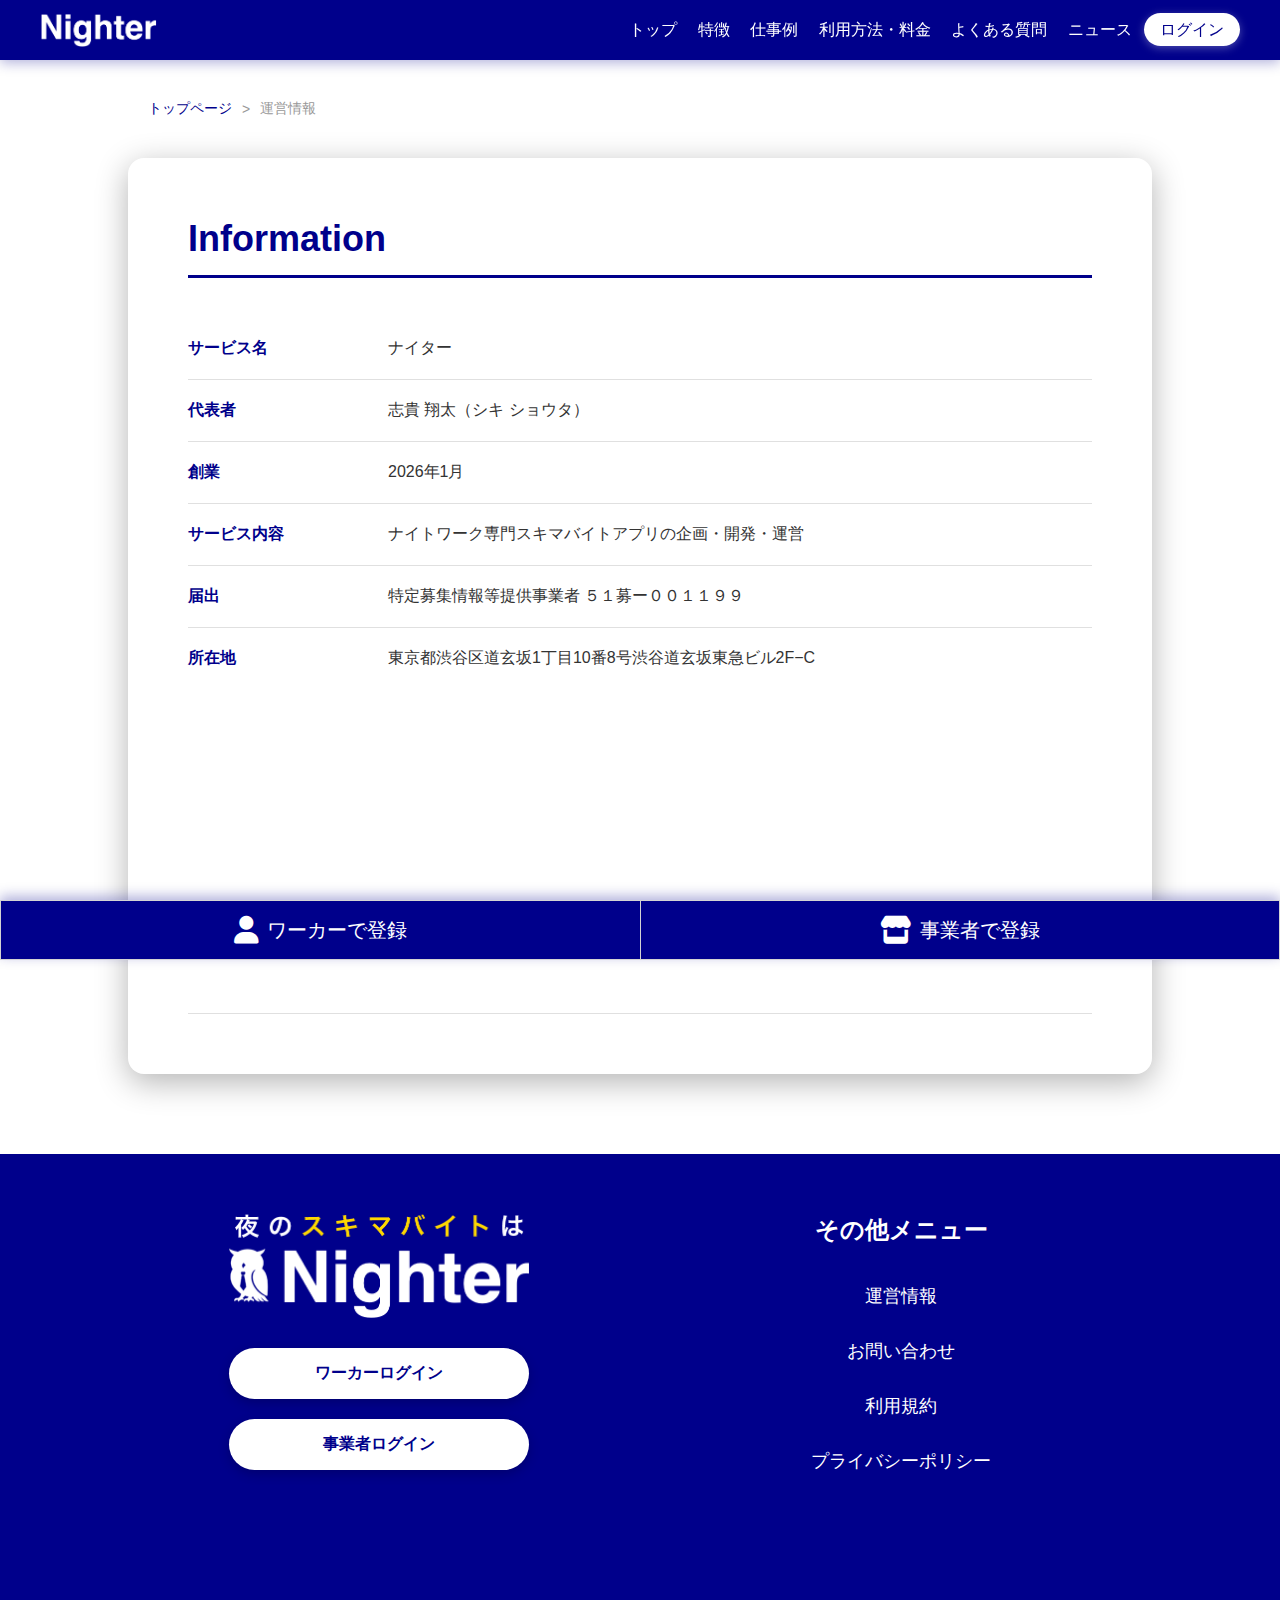
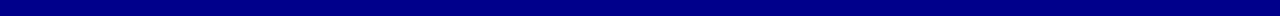
<file: info.html>
<!DOCTYPE html>
<html lang="ja">
<head>
    <meta charset="UTF-8">
    <meta name="viewport" content="width=device-width, initial-scale=1.0">
    <link rel="stylesheet" href="./css/styles.css">
    <link rel="stylesheet" href="https://cdnjs.cloudflare.com/ajax/libs/font-awesome/6.5.1/css/all.min.css">
    <link rel="preconnect" href="https://fonts.googleapis.com">
    <link rel="preconnect" href="https://fonts.gstatic.com" crossorigin>
    <link href="https://fonts.googleapis.com/css2?family=Yusei+Magic&display=swap" rel="stylesheet">
    <link rel="shortcut icon" href="img/nighter/icon.png" type="image/x-icon">
    <link rel="apple-touch-icon" href="img/nighter/icon.png" sizes="180x180">
    <link rel="icon" type="image/png" href="img/nighter/icon.png" sizes="192x192">
    <script src="./js/scripts.js"></script>
    <title>ナイター｜運営情報</title>
</head>
<body class="subpage">
    <div class="floatingMenu">
        <a href="https://night-er.com/signup?type=worker" target="_blank">
            <i class="fa-solid fa-user"></i>
            <span>ワーカーで登録</span>
        </a>
        <a href="https://night-er.com/signup?type=employer" target="_blank">
            <i class="fa-solid fa-store"></i>
            <span>事業者で登録</span>
        </a>
    </div>
    <header>
        <div class="headerContents">
            <a href="/">
                <img src="./img/nighter/header-logo.png" alt="Nighter" class="header-logo">
            </a>
            <button class="hamburger" id="hamburger">
                <span></span>
                <span></span>
                <span></span>
            </button>
            <nav id="nav-menu">
                <a href="https://about.night-er.com/#top" class="nav-item current">トップ</a>
                <a href="https://about.night-er.com/#features" class="nav-item">特徴</a>
                <a href="https://about.night-er.com/#examples" class="nav-item">仕事例</a>
                <a href="https://about.night-er.com/#howto" class="nav-item">利用方法・料金</a>
                <a href="https://about.night-er.com/#faq" class="nav-item">よくある質問</a>
                <a href="https://about.night-er.com/#news" class="nav-item">ニュース</a>
                <a href="https://night-er.com/login" class="login" target="_blank">ログイン</a>
            </nav>
        </div>
    </header>
    <main>
        <nav class="breadcrumb">
            <a href="/">トップページ</a>
            <span>&gt;</span>
            <span>運営情報</span>
        </nav>
        <section id="info">
            <div class="infoContents">
                <h1 class="page-title">Information</h1>
                <dl>
                    <dt>サービス名</dt>
                    <dd>ナイター</dd>
                </dl>
                <dl>
                    <dt>代表者</dt>
                    <dd>志貴 翔太（シキ ショウタ）</dd>
                </dl>
                <dl>
                    <dt>創業</dt>
                    <dd>2026年1月</dd>
                </dl>
                <dl>
                    <dt>サービス内容</dt>
                    <dd>ナイトワーク専門スキマバイトアプリの企画・開発・運営</dd>
                </dl>
                <dl>
                    <dt>届出</dt>
                    <dd>特定募集情報等提供事業者 ５１募ー００１１９９</dd>
                </dl>
                <dl>
                    <dt>所在地</dt>
                    <dd>
                        <p>東京都渋谷区道玄坂1丁目10番8号渋谷道玄坂東急ビル2F−C</p>
                        <div class="googleMap"><iframe src="https://www.google.com/maps/embed?pb=!1m23!1m12!1m3!1d6483.6088326396975!2d139.6979810950932!3d35.657190091822876!2m3!1f0!2f0!3f0!3m2!1i1024!2i768!4f13.1!4m8!3e6!4m0!4m5!1s0x60188b4de3e4248f%3A0xe25592fb637323f8!2z44CSMTUwLTAwNDMg5p2x5Lqs6YO95riL6LC35Yy66YGT546E5Z2C77yR5LiB55uu77yR77yQ4oiS77yYIOa4i-iwt-mBk-eOhOWdguadseaApeODk-ODqw!3m2!1d35.6569392!2d139.6985641!5e0!3m2!1sja!2sjp!4v1726848188886!5m2!1sja!2sjp" width="600" height="450" style="border:0;" allowfullscreen="" loading="lazy" referrerpolicy="no-referrer-when-downgrade"></iframe></div>
                    </dd>
                </dl>
            </div>
        </section>
    </main>
    <footer>
        <div class="footerContents">
            <div class="footerLeft">
                <div class="footer-logo-placeholder">
                    <img src="img/nighter/footer-logo.png" alt="Nighter">
                </div>
                <a href="https://night-er.com/workers/login" target="_blank">ワーカーログイン</a>
                <a href="https://night-er.com/employers/login" target="_blank">事業者ログイン</a>
            </div>
            <div class="footerRight">
                <h2>その他メニュー</h2>
                <nav>
                    <a href="https://about.night-er.com/info">運営情報</a>
                    <a href="https://about.night-er.com/contact">お問い合わせ</a>
                    <a href="https://about.night-er.com/terms">利用規約</a>
                    <a href="https://about.night-er.com/privacy">プライバシーポリシー</a>
                </nav>
            </div>
        </div>
    </footer>
</body>
</html>
</file>
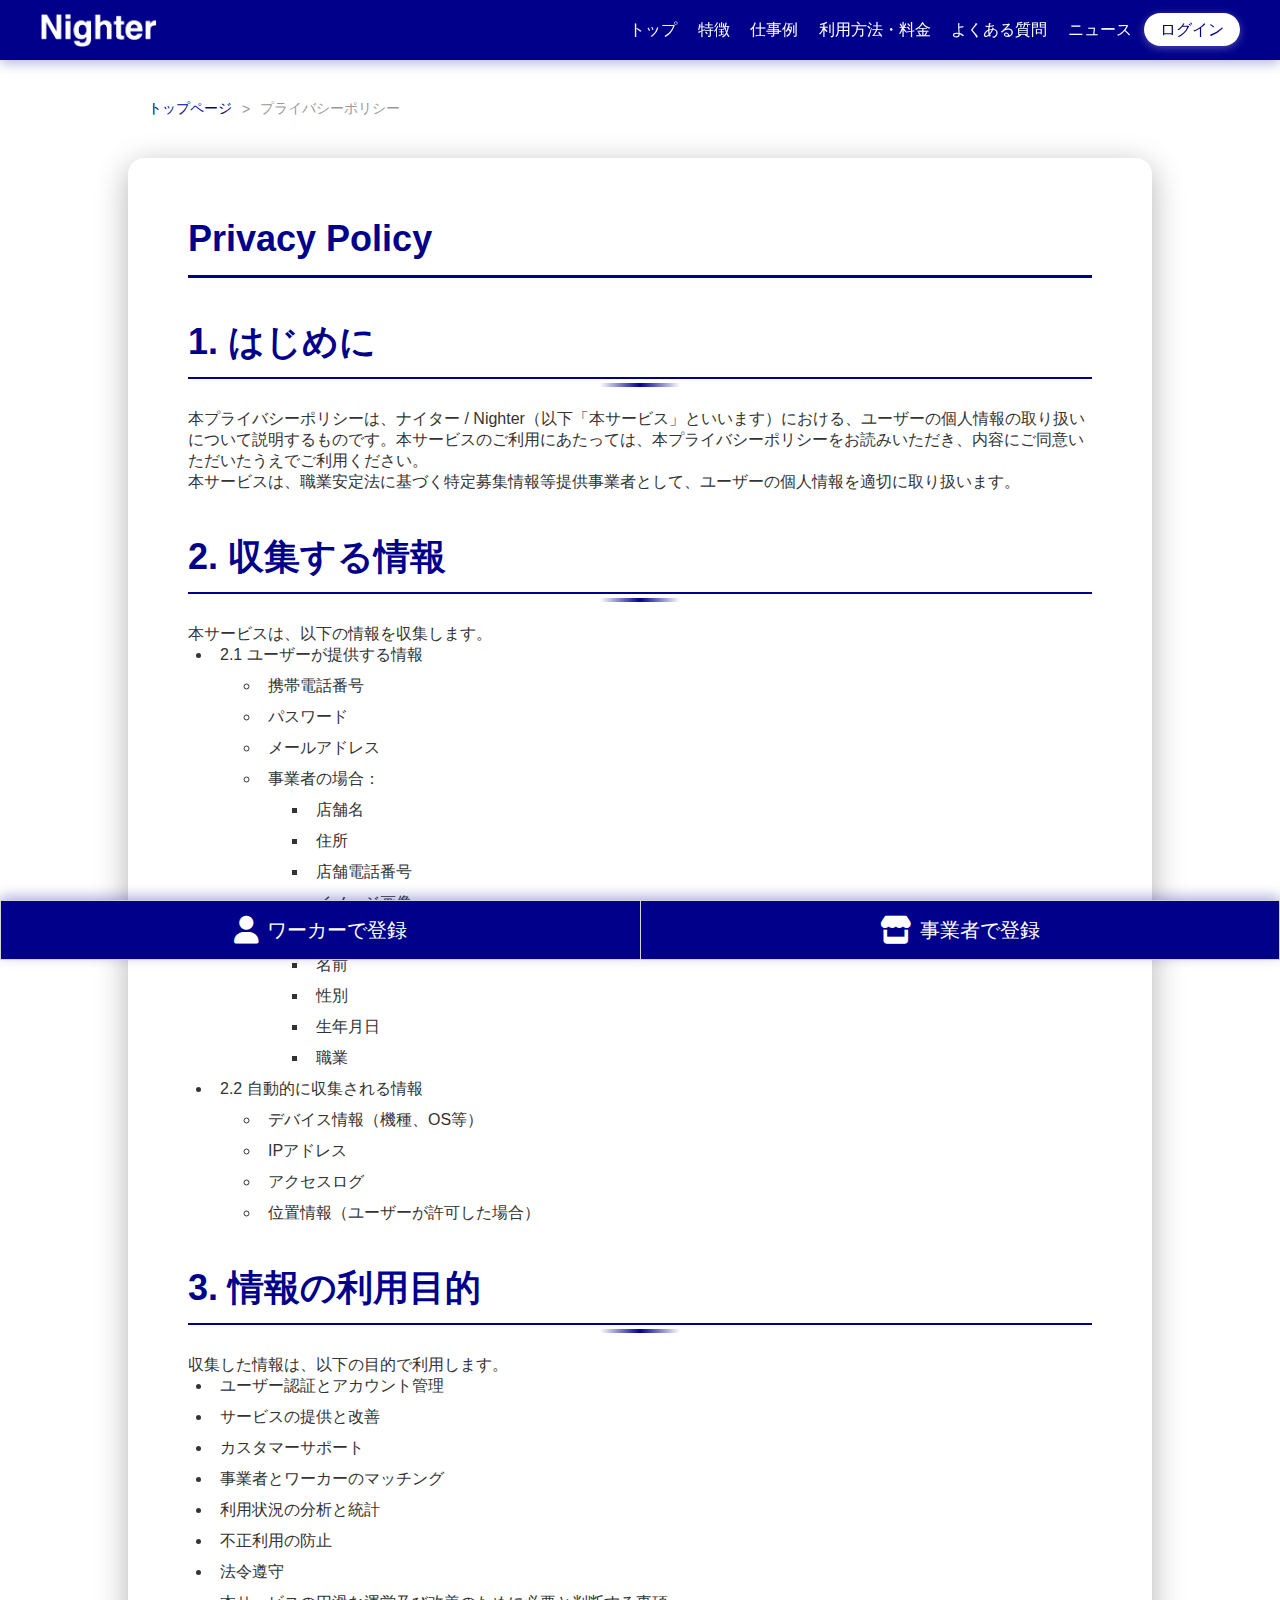
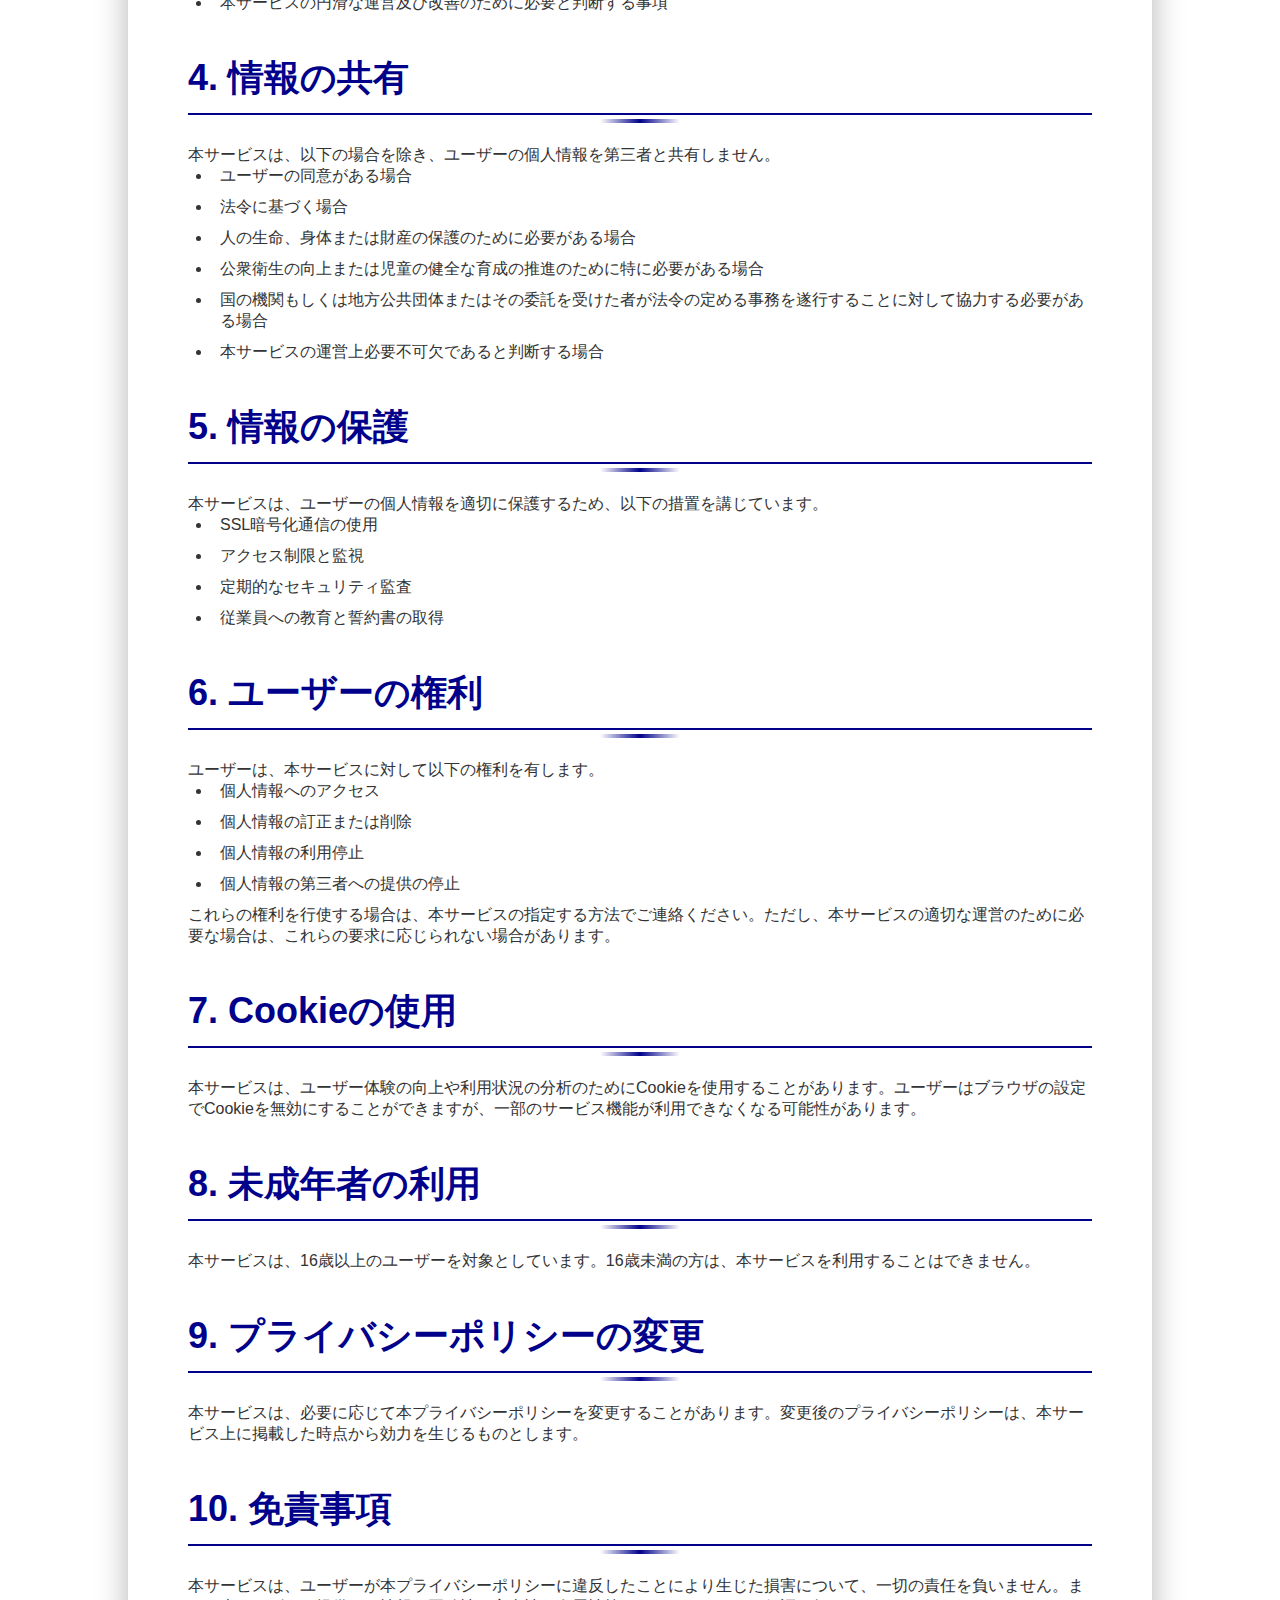
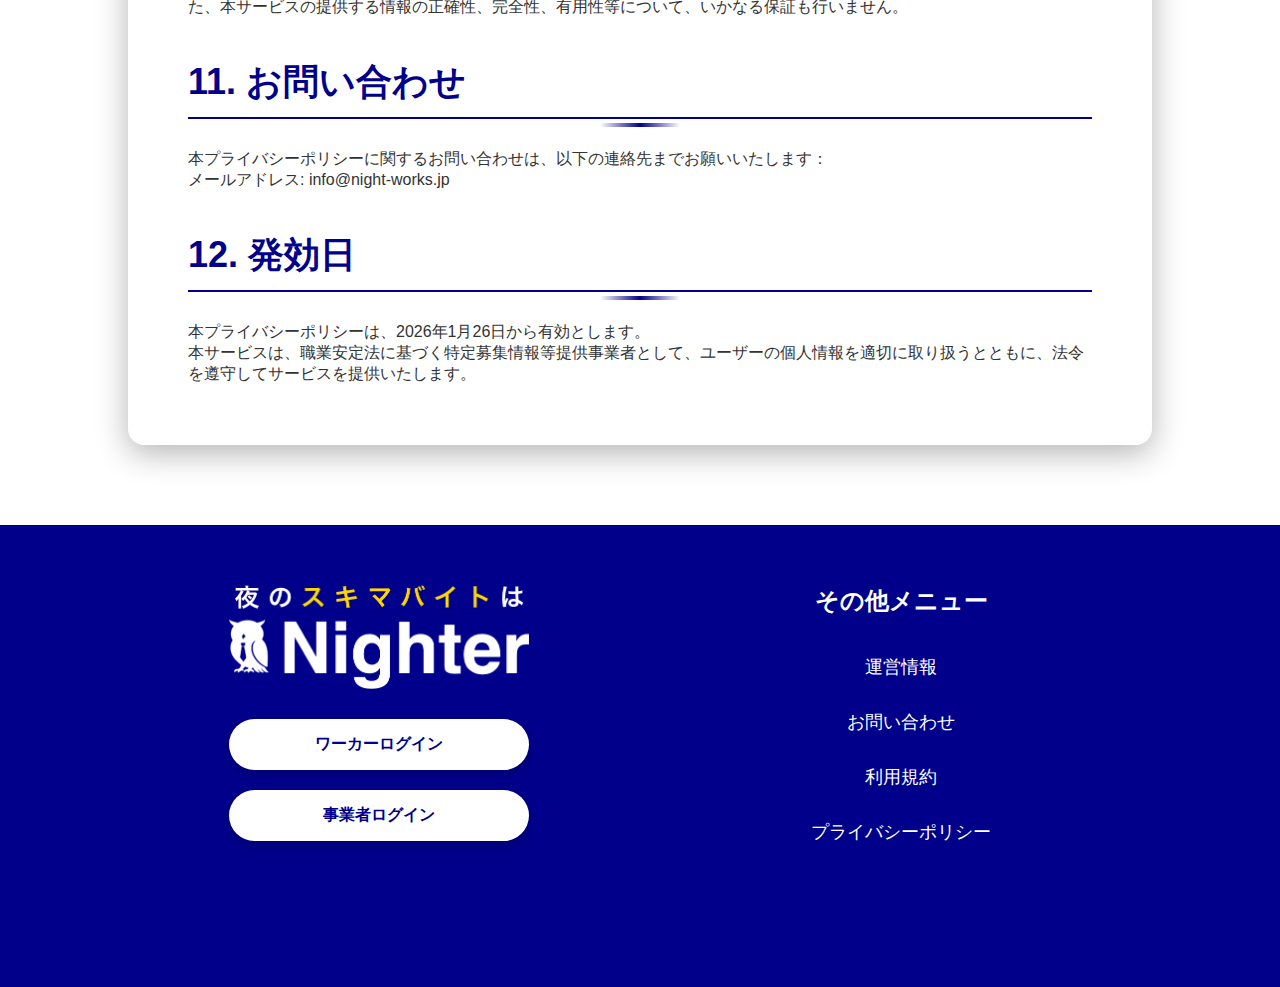
<file: privacy.html>
<!DOCTYPE html>
<html lang="ja">
<head>
    <meta charset="UTF-8">
    <meta name="viewport" content="width=device-width, initial-scale=1.0">
    <link rel="stylesheet" href="./css/styles.css">
    <link rel="stylesheet" href="https://cdnjs.cloudflare.com/ajax/libs/font-awesome/6.5.1/css/all.min.css">
    <link rel="preconnect" href="https://fonts.googleapis.com">
    <link rel="preconnect" href="https://fonts.gstatic.com" crossorigin>
    <link href="https://fonts.googleapis.com/css2?family=Yusei+Magic&display=swap" rel="stylesheet">
    <link rel="shortcut icon" href="img/nighter/icon.png" type="image/x-icon">
    <link rel="apple-touch-icon" href="img/nighter/icon.png" sizes="180x180">
    <link rel="icon" type="image/png" href="img/nighter/icon.png" sizes="192x192">
    <script src="./js/scripts.js"></script>
    <title>ナイター｜プライバシーポリシー</title>
</head>
<body class="subpage">
    <div class="floatingMenu">
        <a href="https://night-works.jp/signup?type=worker" target="_blank">
            <i class="fa-solid fa-user"></i>
            <span>ワーカーで登録</span>
        </a>
        <a href="https://night-works.jp/signup?type=employer" target="_blank">
            <i class="fa-solid fa-store"></i>
            <span>事業者で登録</span>
        </a>
    </div>
    <header>
        <div class="headerContents">
            <a href="/">
                <img src="./img/nighter/header-logo.png" alt="Nighter" class="header-logo">
            </a>
            <button class="hamburger" id="hamburger">
                <span></span>
                <span></span>
                <span></span>
            </button>
            <nav id="nav-menu">
                <a href="https://about.night-works.jp/#top" class="nav-item current">トップ</a>
                <a href="https://about.night-works.jp/#features" class="nav-item">特徴</a>
                <a href="https://about.night-works.jp/#examples" class="nav-item">仕事例</a>
                <a href="https://about.night-works.jp/#howto" class="nav-item">利用方法・料金</a>
                <a href="https://about.night-works.jp/#faq" class="nav-item">よくある質問</a>
                <a href="https://about.night-works.jp/#news" class="nav-item">ニュース</a>
                <a href="https://night-works.jp/login" class="login" target="_blank">ログイン</a>
            </nav>
        </div>
    </header>
    <main>
        <nav class="breadcrumb">
            <a href="/">トップページ</a>
            <span>&gt;</span>
            <span>プライバシーポリシー</span>
        </nav>
        <section id="privacy">
            <div class="privacyContents">
                <h1 class="page-title">Privacy Policy</h1>
                <h2>1. はじめに</h2>
                <p>本プライバシーポリシーは、ナイター / Nighter（以下「本サービス」といいます）における、ユーザーの個人情報の取り扱いについて説明するものです。本サービスのご利用にあたっては、本プライバシーポリシーをお読みいただき、内容にご同意いただいたうえでご利用ください。</p>
                <p class="emphasis">本サービスは、職業安定法に基づく特定募集情報等提供事業者として、ユーザーの個人情報を適切に取り扱います。</p>

                <h2>2. 収集する情報</h2>
                <p>本サービスは、以下の情報を収集します。</p>
                <ul>
                    <li>2.1 ユーザーが提供する情報
                        <ul>
                            <li>携帯電話番号</li>
                            <li>パスワード</li>
                            <li>メールアドレス</li>
                            <li>事業者の場合：
                                <ul>
                                    <li>店舗名</li>
                                    <li>住所</li>
                                    <li>店舗電話番号</li>
                                    <li>イメージ画像</li>
                                </ul>
                            </li>
                            <li>ワーカーの場合：
                                <ul>
                                    <li>名前</li>
                                    <li>性別</li>
                                    <li>生年月日</li>
                                    <li>職業</li>
                                </ul>
                            </li>
                        </ul>
                    </li>
                    <li>2.2 自動的に収集される情報
                        <ul>
                            <li>デバイス情報（機種、OS等）</li>
                            <li>IPアドレス</li>
                            <li>アクセスログ</li>
                            <li>位置情報（ユーザーが許可した場合）</li>
                        </ul>
                    </li>
                </ul>

                <h2>3. 情報の利用目的</h2>
                <p>収集した情報は、以下の目的で利用します。</p>
                <ul>
                    <li>ユーザー認証とアカウント管理</li>
                    <li>サービスの提供と改善</li>
                    <li>カスタマーサポート</li>
                    <li>事業者とワーカーのマッチング</li>
                    <li>利用状況の分析と統計</li>
                    <li>不正利用の防止</li>
                    <li>法令遵守</li>
                    <li>本サービスの円滑な運営及び改善のために必要と判断する事項</li>
                </ul>

                <h2>4. 情報の共有</h2>
                <p>本サービスは、以下の場合を除き、ユーザーの個人情報を第三者と共有しません。</p>
                <ul>
                    <li>ユーザーの同意がある場合</li>
                    <li>法令に基づく場合</li>
                    <li>人の生命、身体または財産の保護のために必要がある場合</li>
                    <li>公衆衛生の向上または児童の健全な育成の推進のために特に必要がある場合</li>
                    <li>国の機関もしくは地方公共団体またはその委託を受けた者が法令の定める事務を遂行することに対して協力する必要がある場合</li>
                    <li>本サービスの運営上必要不可欠であると判断する場合</li>
                </ul>

                <h2>5. 情報の保護</h2>
                <p>本サービスは、ユーザーの個人情報を適切に保護するため、以下の措置を講じています。</p>
                <ul>
                    <li>SSL暗号化通信の使用</li>
                    <li>アクセス制限と監視</li>
                    <li>定期的なセキュリティ監査</li>
                    <li>従業員への教育と誓約書の取得</li>
                </ul>

                <h2>6. ユーザーの権利</h2>
                <p>ユーザーは、本サービスに対して以下の権利を有します。</p>
                <ul>
                    <li>個人情報へのアクセス</li>
                    <li>個人情報の訂正または削除</li>
                    <li>個人情報の利用停止</li>
                    <li>個人情報の第三者への提供の停止</li>
                </ul>
                <p>これらの権利を行使する場合は、本サービスの指定する方法でご連絡ください。ただし、本サービスの適切な運営のために必要な場合は、これらの要求に応じられない場合があります。</p>

                <h2>7. Cookieの使用</h2>
                <p>本サービスは、ユーザー体験の向上や利用状況の分析のためにCookieを使用することがあります。ユーザーはブラウザの設定でCookieを無効にすることができますが、一部のサービス機能が利用できなくなる可能性があります。</p>

                <h2>8. 未成年者の利用</h2>
                <p>本サービスは、16歳以上のユーザーを対象としています。16歳未満の方は、本サービスを利用することはできません。</p>

                <h2>9. プライバシーポリシーの変更</h2>
                <p>本サービスは、必要に応じて本プライバシーポリシーを変更することがあります。変更後のプライバシーポリシーは、本サービス上に掲載した時点から効力を生じるものとします。</p>

                <h2>10. 免責事項</h2>
                <p>本サービスは、ユーザーが本プライバシーポリシーに違反したことにより生じた損害について、一切の責任を負いません。また、本サービスの提供する情報の正確性、完全性、有用性等について、いかなる保証も行いません。</p>

                <h2>11. お問い合わせ</h2>
                <p>本プライバシーポリシーに関するお問い合わせは、以下の連絡先までお願いいたします：</p>
                <p>メールアドレス: info@night-works.jp</p>

                <h2>12. 発効日</h2>
                <p>本プライバシーポリシーは、2026年1月26日から有効とします。</p>

                <p>本サービスは、職業安定法に基づく特定募集情報等提供事業者として、ユーザーの個人情報を適切に取り扱うとともに、法令を遵守してサービスを提供いたします。</p>
            </div>
        </section>
    </main>
    <footer>
        <div class="footerContents">
            <div class="footerLeft">
                <div class="footer-logo-placeholder">
                    <img src="img/nighter/footer-logo.png" alt="Nighter">
                </div>
                <a href="https://night-works.jp/workers/login" target="_blank">ワーカーログイン</a>
                <a href="https://night-works.jp/employers/login" target="_blank">事業者ログイン</a>
            </div>
            <div class="footerRight">
                <h2>その他メニュー</h2>
                <nav>
                    <a href="https://about.night-works.jp/info">運営情報</a>
                    <a href="https://about.night-works.jp/contact">お問い合わせ</a>
                    <a href="https://about.night-works.jp/terms">利用規約</a>
                    <a href="https://about.night-works.jp/privacy">プライバシーポリシー</a>
                </nav>
            </div>
        </div>
    </footer>
</body>
</html>
</file>
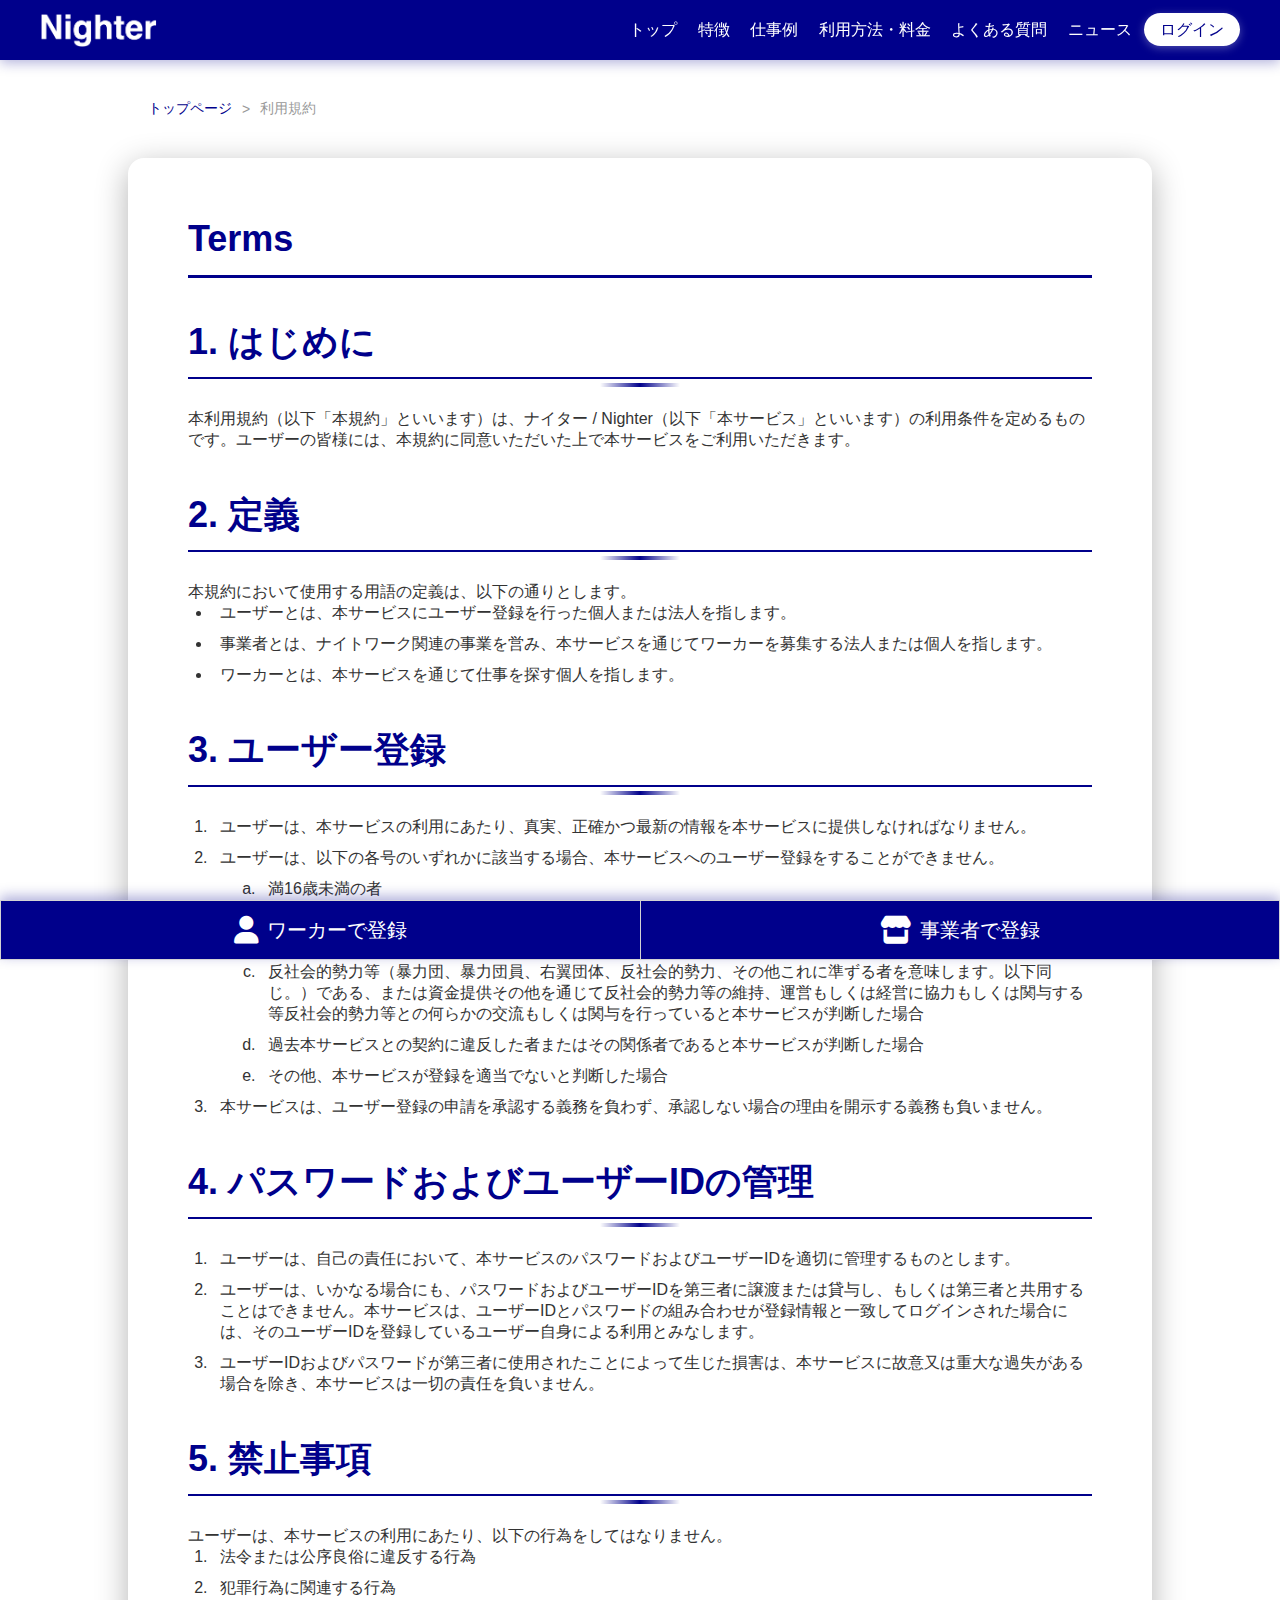
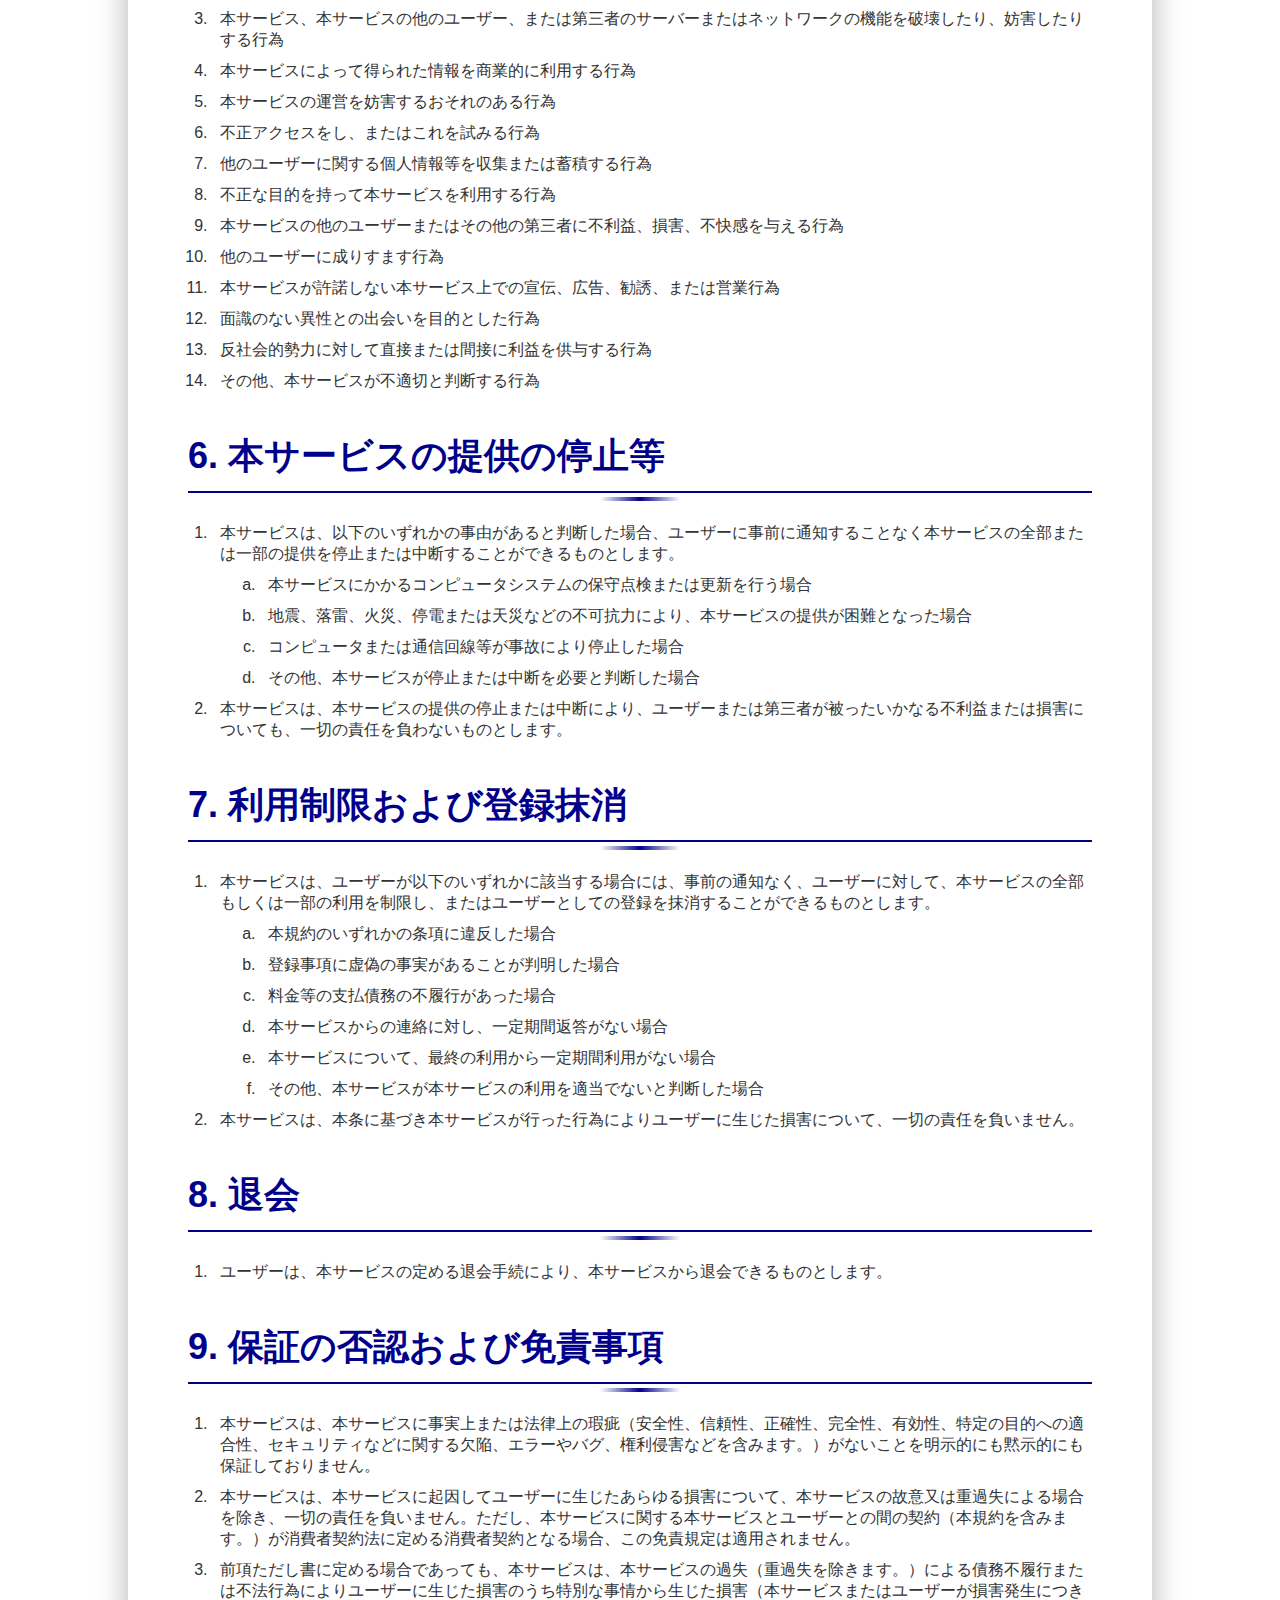
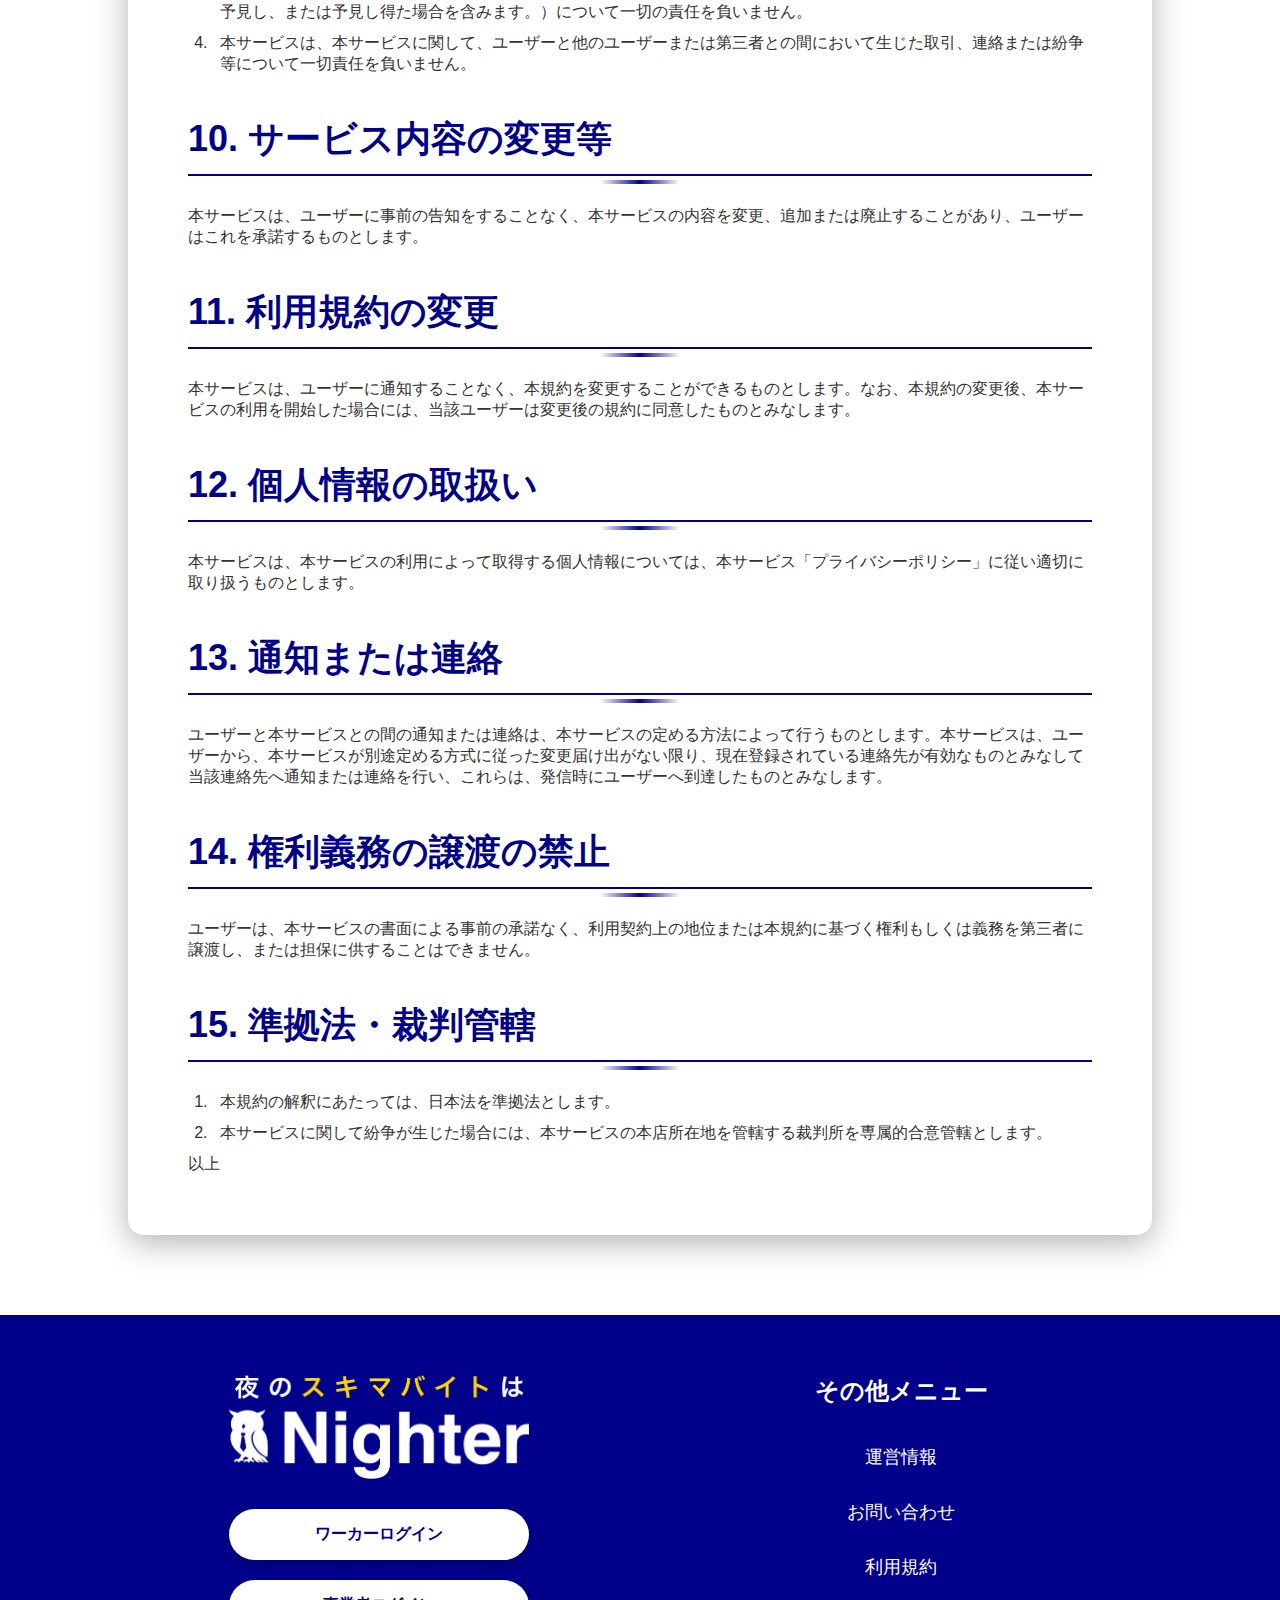
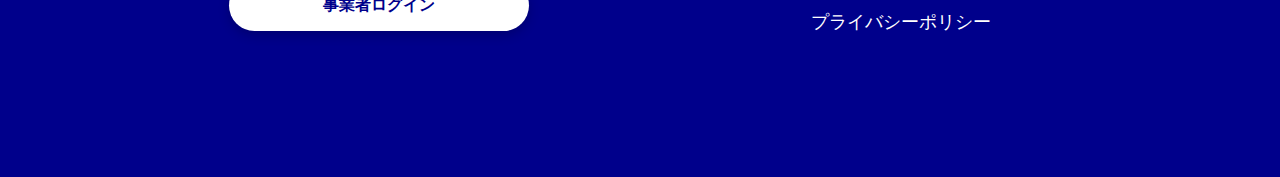
<file: terms.html>
<!DOCTYPE html>
<html lang="ja">
<head>
    <meta charset="UTF-8">
    <meta name="viewport" content="width=device-width, initial-scale=1.0">
    <link rel="stylesheet" href="./css/styles.css">
    <link rel="stylesheet" href="https://cdnjs.cloudflare.com/ajax/libs/font-awesome/6.5.1/css/all.min.css">
    <link rel="preconnect" href="https://fonts.googleapis.com">
    <link rel="preconnect" href="https://fonts.gstatic.com" crossorigin>
    <link href="https://fonts.googleapis.com/css2?family=Yusei+Magic&display=swap" rel="stylesheet">
    <link rel="shortcut icon" href="img/nighter/icon.png" type="image/x-icon">
    <link rel="apple-touch-icon" href="img/nighter/icon.png" sizes="180x180">
    <link rel="icon" type="image/png" href="img/nighter/icon.png" sizes="192x192">
    <script src="./js/scripts.js"></script>
    <title>ナイター｜利用規約</title>
</head>
<body class="subpage">
    <div class="floatingMenu">
        <a href="https://night-works.jp/signup?type=worker" target="_blank">
            <i class="fa-solid fa-user"></i>
            <span>ワーカーで登録</span>
        </a>
        <a href="https://night-works.jp/signup?type=employer" target="_blank">
            <i class="fa-solid fa-store"></i>
            <span>事業者で登録</span>
        </a>
    </div>
    <header>
        <div class="headerContents">
            <a href="/">
                <img src="./img/nighter/header-logo.png" alt="Nighter" class="header-logo">
            </a>
            <button class="hamburger" id="hamburger">
                <span></span>
                <span></span>
                <span></span>
            </button>
            <nav id="nav-menu">
                <a href="https://about.night-works.jp/#top" class="nav-item current">トップ</a>
                <a href="https://about.night-works.jp/#features" class="nav-item">特徴</a>
                <a href="https://about.night-works.jp/#examples" class="nav-item">仕事例</a>
                <a href="https://about.night-works.jp/#howto" class="nav-item">利用方法・料金</a>
                <a href="https://about.night-works.jp/#faq" class="nav-item">よくある質問</a>
                <a href="https://about.night-works.jp/#news" class="nav-item">ニュース</a>
                <a href="https://night-works.jp/login" class="login" target="_blank">ログイン</a>
            </nav>
        </div>
    </header>
    <main>
        <nav class="breadcrumb">
            <a href="/">トップページ</a>
            <span>&gt;</span>
            <span>利用規約</span>
        </nav>
        <section id="terms">
            <div class="termsContents">
                <h1 class="page-title">Terms</h1>
                <h2>1. はじめに</h2>
                <p>本利用規約（以下「本規約」といいます）は、ナイター / Nighter（以下「本サービス」といいます）の利用条件を定めるものです。ユーザーの皆様には、本規約に同意いただいた上で本サービスをご利用いただきます。</p>
                
                <h2>2. 定義</h2>
                <p>本規約において使用する用語の定義は、以下の通りとします。</p>
                <ul>
                    <li>ユーザーとは、本サービスにユーザー登録を行った個人または法人を指します。</li>
                    <li>事業者とは、ナイトワーク関連の事業を営み、本サービスを通じてワーカーを募集する法人または個人を指します。</li>
                    <li>ワーカーとは、本サービスを通じて仕事を探す個人を指します。</li>
                </ul>

                <h2>3. ユーザー登録</h2>
                <ol>
                    <li>ユーザーは、本サービスの利用にあたり、真実、正確かつ最新の情報を本サービスに提供しなければなりません。</li>
                    <li>ユーザーは、以下の各号のいずれかに該当する場合、本サービスへのユーザー登録をすることができません。
                        <ol type="a">
                            <li>満16歳未満の者</li>
                            <li>成年被後見人、被保佐人または被補助人のいずれかであり、法定代理人、後見人、保佐人または補助人の同意等を得ていない場合</li>
                            <li>反社会的勢力等（暴力団、暴力団員、右翼団体、反社会的勢力、その他これに準ずる者を意味します。以下同じ。）である、または資金提供その他を通じて反社会的勢力等の維持、運営もしくは経営に協力もしくは関与する等反社会的勢力等との何らかの交流もしくは関与を行っていると本サービスが判断した場合</li>
                            <li>過去本サービスとの契約に違反した者またはその関係者であると本サービスが判断した場合</li>
                            <li>その他、本サービスが登録を適当でないと判断した場合</li>
                        </ol>
                    </li>
                    <li>本サービスは、ユーザー登録の申請を承認する義務を負わず、承認しない場合の理由を開示する義務も負いません。</li>
                </ol>

                <h2>4. パスワードおよびユーザーIDの管理</h2>
                <ol>
                    <li>ユーザーは、自己の責任において、本サービスのパスワードおよびユーザーIDを適切に管理するものとします。</li>
                    <li>ユーザーは、いかなる場合にも、パスワードおよびユーザーIDを第三者に譲渡または貸与し、もしくは第三者と共用することはできません。本サービスは、ユーザーIDとパスワードの組み合わせが登録情報と一致してログインされた場合には、そのユーザーIDを登録しているユーザー自身による利用とみなします。</li>
                    <li>ユーザーIDおよびパスワードが第三者に使用されたことによって生じた損害は、本サービスに故意又は重大な過失がある場合を除き、本サービスは一切の責任を負いません。</li>
                </ol>

                <h2>5. 禁止事項</h2>
                <p>ユーザーは、本サービスの利用にあたり、以下の行為をしてはなりません。</p>
                <ol>
                    <li>法令または公序良俗に違反する行為</li>
                    <li>犯罪行為に関連する行為</li>
                    <li>本サービス、本サービスの他のユーザー、または第三者のサーバーまたはネットワークの機能を破壊したり、妨害したりする行為</li>
                    <li>本サービスによって得られた情報を商業的に利用する行為</li>
                    <li>本サービスの運営を妨害するおそれのある行為</li>
                    <li>不正アクセスをし、またはこれを試みる行為</li>
                    <li>他のユーザーに関する個人情報等を収集または蓄積する行為</li>
                    <li>不正な目的を持って本サービスを利用する行為</li>
                    <li>本サービスの他のユーザーまたはその他の第三者に不利益、損害、不快感を与える行為</li>
                    <li>他のユーザーに成りすます行為</li>
                    <li>本サービスが許諾しない本サービス上での宣伝、広告、勧誘、または営業行為</li>
                    <li>面識のない異性との出会いを目的とした行為</li>
                    <li>反社会的勢力に対して直接または間接に利益を供与する行為</li>
                    <li>その他、本サービスが不適切と判断する行為</li>
                </ol>

                <h2>6. 本サービスの提供の停止等</h2>
                <ol>
                    <li>本サービスは、以下のいずれかの事由があると判断した場合、ユーザーに事前に通知することなく本サービスの全部または一部の提供を停止または中断することができるものとします。
                        <ol type="a">
                            <li>本サービスにかかるコンピュータシステムの保守点検または更新を行う場合</li>
                            <li>地震、落雷、火災、停電または天災などの不可抗力により、本サービスの提供が困難となった場合</li>
                            <li>コンピュータまたは通信回線等が事故により停止した場合</li>
                            <li>その他、本サービスが停止または中断を必要と判断した場合</li>
                        </ol>
                    </li>
                    <li>本サービスは、本サービスの提供の停止または中断により、ユーザーまたは第三者が被ったいかなる不利益または損害についても、一切の責任を負わないものとします。</li>
                </ol>

                <h2>7. 利用制限および登録抹消</h2>
                <ol>
                    <li>本サービスは、ユーザーが以下のいずれかに該当する場合には、事前の通知なく、ユーザーに対して、本サービスの全部もしくは一部の利用を制限し、またはユーザーとしての登録を抹消することができるものとします。
                        <ol type="a">
                            <li>本規約のいずれかの条項に違反した場合</li>
                            <li>登録事項に虚偽の事実があることが判明した場合</li>
                            <li>料金等の支払債務の不履行があった場合</li>
                            <li>本サービスからの連絡に対し、一定期間返答がない場合</li>
                            <li>本サービスについて、最終の利用から一定期間利用がない場合</li>
                            <li>その他、本サービスが本サービスの利用を適当でないと判断した場合</li>
                        </ol>
                    </li>
                    <li>本サービスは、本条に基づき本サービスが行った行為によりユーザーに生じた損害について、一切の責任を負いません。</li>
                </ol>

                <h2>8. 退会</h2>
                <ol>
                    <li>ユーザーは、本サービスの定める退会手続により、本サービスから退会できるものとします。</li>
                </ol>

                <h2>9. 保証の否認および免責事項</h2>
                <ol>
                    <li>本サービスは、本サービスに事実上または法律上の瑕疵（安全性、信頼性、正確性、完全性、有効性、特定の目的への適合性、セキュリティなどに関する欠陥、エラーやバグ、権利侵害などを含みます。）がないことを明示的にも黙示的にも保証しておりません。</li>
                    <li>本サービスは、本サービスに起因してユーザーに生じたあらゆる損害について、本サービスの故意又は重過失による場合を除き、一切の責任を負いません。ただし、本サービスに関する本サービスとユーザーとの間の契約（本規約を含みます。）が消費者契約法に定める消費者契約となる場合、この免責規定は適用されません。</li>
                    <li>前項ただし書に定める場合であっても、本サービスは、本サービスの過失（重過失を除きます。）による債務不履行または不法行為によりユーザーに生じた損害のうち特別な事情から生じた損害（本サービスまたはユーザーが損害発生につき予見し、または予見し得た場合を含みます。）について一切の責任を負いません。</li>
                    <li>本サービスは、本サービスに関して、ユーザーと他のユーザーまたは第三者との間において生じた取引、連絡または紛争等について一切責任を負いません。</li>
                </ol>

                <h2>10. サービス内容の変更等</h2>
                <p>本サービスは、ユーザーに事前の告知をすることなく、本サービスの内容を変更、追加または廃止することがあり、ユーザーはこれを承諾するものとします。</p>

                <h2>11. 利用規約の変更</h2>
                <p>本サービスは、ユーザーに通知することなく、本規約を変更することができるものとします。なお、本規約の変更後、本サービスの利用を開始した場合には、当該ユーザーは変更後の規約に同意したものとみなします。</p>

                <h2>12. 個人情報の取扱い</h2>
                <p>本サービスは、本サービスの利用によって取得する個人情報については、本サービス「プライバシーポリシー」に従い適切に取り扱うものとします。</p>

                <h2>13. 通知または連絡</h2>
                <p>ユーザーと本サービスとの間の通知または連絡は、本サービスの定める方法によって行うものとします。本サービスは、ユーザーから、本サービスが別途定める方式に従った変更届け出がない限り、現在登録されている連絡先が有効なものとみなして当該連絡先へ通知または連絡を行い、これらは、発信時にユーザーへ到達したものとみなします。</p>

                <h2>14. 権利義務の譲渡の禁止</h2>
                <p>ユーザーは、本サービスの書面による事前の承諾なく、利用契約上の地位または本規約に基づく権利もしくは義務を第三者に譲渡し、または担保に供することはできません。</p>

                <h2>15. 準拠法・裁判管轄</h2>
                <ol>
                    <li>本規約の解釈にあたっては、日本法を準拠法とします。</li>
                    <li>本サービスに関して紛争が生じた場合には、本サービスの本店所在地を管轄する裁判所を専属的合意管轄とします。</li>
                </ol>

                <p>以上</p>
            </div>
        </section>
    </main>
    <footer>
        <div class="footerContents">
            <div class="footerLeft">
                <div class="footer-logo-placeholder">
                    <img src="img/nighter/footer-logo.png" alt="Nighter">
                </div>
                <a href="https://night-works.jp/workers/login" target="_blank">ワーカーログイン</a>
                <a href="https://night-works.jp/employers/login" target="_blank">事業者ログイン</a>
            </div>
            <div class="footerRight">
                <h2>その他メニュー</h2>
                <nav>
                    <a href="https://about.night-works.jp/info">運営情報</a>
                    <a href="https://about.night-works.jp/contact">お問い合わせ</a>
                    <a href="https://about.night-works.jp/terms">利用規約</a>
                    <a href="https://about.night-works.jp/privacy">プライバシーポリシー</a>
                </nav>
            </div>
        </div>
    </footer>
</body>
</html>
</file>
<file: css/styles.css>
/* リセット & 基本スタイル */
* {
    margin: 0;
    padding: 0;
    box-sizing: border-box;
}

body {
    margin: 0;
    font-family: "Century Gothic", sans-serif;
    background-color: #fff;
    color: #000;
}

/* アニメーション定義 */
@keyframes fadeIn {
    from {
        opacity: 0;
        transform: translateY(20px);
    }
    to {
        opacity: 1;
        transform: translateY(0);
    }
}

@keyframes slideIn {
    from {
        transform: translateX(-100%);
        opacity: 0;
    }
    to {
        transform: translateX(0);
        opacity: 1;
    }
}

@keyframes float {
    0%, 100% {
        transform: translateY(0);
    }
    50% {
        transform: translateY(-10px);
    }
}

@keyframes fadeInUp {
    from {
        opacity: 0;
        transform: translateY(40px);
    }
    to {
        opacity: 1;
        transform: translateY(0);
    }
}

@keyframes fadeInLeft {
    from {
        opacity: 0;
        transform: translateX(-40px);
    }
    to {
        opacity: 1;
        transform: translateX(0);
    }
}

@keyframes fadeInRight {
    from {
        opacity: 0;
        transform: translateX(40px);
    }
    to {
        opacity: 1;
        transform: translateX(0);
    }
}

@keyframes scaleIn {
    from {
        opacity: 0;
        transform: scale(0.9);
    }
    to {
        opacity: 1;
        transform: scale(1);
    }
}

/* スクロールアニメーション */
.scroll-animate {
    opacity: 0;
}

.scroll-animate.animate-in {
    animation: fadeInUp 0.8s ease-out forwards;
}

/* 特定の要素に異なるアニメーションを適用 */
.image-placeholder.scroll-animate.animate-in {
    animation: scaleIn 0.6s ease-out forwards;
}

.image-placeholder-large.scroll-animate.animate-in {
    animation: fadeInRight 0.8s ease-out forwards;
}

.feature-tag.scroll-animate.animate-in {
    animation: fadeInUp 0.5s ease-out forwards;
}

.howtoUser.scroll-animate.animate-in {
    animation: fadeInUp 0.8s ease-out forwards;
}

.accordion-item.scroll-animate.animate-in {
    animation: fadeInLeft 0.6s ease-out forwards;
}

.hero-title.scroll-animate.animate-in {
    animation: fadeInUp 1.2s ease-out forwards;
}

/* 遅延アニメーション（複数要素を順番に表示） */
.scroll-animate:nth-child(1) { animation-delay: 0s; }
.scroll-animate:nth-child(2) { animation-delay: 0.1s; }
.scroll-animate:nth-child(3) { animation-delay: 0.2s; }
.scroll-animate:nth-child(4) { animation-delay: 0.3s; }
.scroll-animate:nth-child(5) { animation-delay: 0.4s; }
.scroll-animate:nth-child(6) { animation-delay: 0.5s; }

.scroll-container .scroll-animate:nth-child(1) { animation-delay: 0s; }
.scroll-container .scroll-animate:nth-child(2) { animation-delay: 0.15s; }
.scroll-container .scroll-animate:nth-child(3) { animation-delay: 0.3s; }
.scroll-container .scroll-animate:nth-child(4) { animation-delay: 0.45s; }

/* フローティングメニュー */
.floatingMenu {
    display: flex;
    position: fixed;
    bottom: 0;
    width: 100%;
    z-index: 100;
    align-items: center;
    text-align: center;
    box-shadow: 0 -4px 12px rgba(0, 0, 139, 0.3);
    transform: translateY(100%);
    transition: transform 0.3s ease;
}

.floatingMenu.visible {
    transform: translateY(0);
}

.floatingMenu a:first-child {
    width: 50%;
    background-color: #00008b;
    color: white;
    text-decoration: none;
    font-size: 20px;
    height: 60px;
    border: 1px solid lightgray;
    border-right: none;
    transition: all 0.3s ease;
    display: flex;
    align-items: center;
    justify-content: center;
    gap: 8px;
}

.floatingMenu a:first-child:hover {
    background-color: #00006b;
    color: white;
}

.floatingMenu a:last-child {
    width: 50%;
    background-color: #00008b;
    color: white;
    text-decoration: none;
    font-size: 20px;
    height: 60px;
    border: 1px solid lightgray;
    transition: all 0.3s ease;
    display: flex;
    align-items: center;
    justify-content: center;
    gap: 8px;
}

.floatingMenu a:last-child:hover {
    background-color: #00006b;
    color: white;
}

.floatingMenu a i {
    font-size: 28px;
}

@media screen and (max-width: 768px) {
    .floatingMenu a:first-child,
    .floatingMenu a:last-child {
        font-size: 16px;
        padding: 1em 0;
    }
}

/* ヘッダー */
header {
    background-color: transparent;
    width: 100%;
    height: 60px;
    position: fixed;
    z-index: 100;
    top: 0;
    transition: background-color 0.3s ease, box-shadow 0.3s ease;
}

header.scrolled {
    background-color: #00008b;
    box-shadow: 0 3px 12px rgba(0, 0, 139, 0.3);
}

.subpage header {
    background-color: #00008b;
    box-shadow: 0 3px 12px rgba(0, 0, 139, 0.3);
}

.headerContents {
    width: 95%;
    height: 100%;
    max-width: 1200px;
    display: flex;
    margin: 0 auto;
    justify-content: space-between;
    align-items: center;
}

.headerContents > a {
    display: flex;
    align-items: center;
    height: 100%;
}

.header-logo {
    height: 33px;
    width: auto;
    transition: all 0.3s ease;
    display: block;
}

.header-logo:hover {
    transform: scale(1.05);
    filter: brightness(1.1);
}

.nav-item {
    margin: 0 0.5rem;
    text-decoration: none;
    color: white;
    position: relative;
    transition: color 0.3s ease;
}

header.scrolled .nav-item {
    color: white;
}

.nav-item::after {
    content: '';
    position: absolute;
    bottom: -5px;
    left: 0;
    width: 100%;
    height: 3px;
    background-color: #fed700;
    transform: scaleX(0);
    transition: transform 0.3s ease-in-out;
}

.nav-item:hover {
    color: #cccccc;
}

header.scrolled .nav-item:hover {
    color: #cccccc;
}

.nav-item.current::after {
    transform: scaleX(1);
}

.login {
    background-color: white;
    color: #00008b;
    border-radius: 9999px;
    padding: 0.5rem 1rem;
    text-decoration: none;
    transition: all 0.3s ease;
    box-shadow: 0 2px 8px rgba(255, 255, 255, 0.3);
}

.login:hover {
    background-color: #cccccc;
    color: #00008b;
}

.hamburger {
    display: none;
    background: none;
    border: none;
    cursor: pointer;
    padding: 0;
    z-index: 110;
}

.hamburger span {
    display: block;
    width: 25px;
    height: 3px;
    margin: 6px 0;
    position: relative;
    background-color: white;
    transition: all 0.3s ease-in-out;
}

header.scrolled .hamburger span {
    background-color: white;
}

.hamburger.active span:nth-child(1) {
    transform: translateY(9px) rotate(45deg);
}

.hamburger.active span:nth-child(2) {
    opacity: 0;
}

.hamburger.active span:nth-child(3) {
    transform: translateY(-9px) rotate(-45deg);
}

@media screen and (max-width: 768px) {
    header {
        background-color: #00008b;
        box-shadow: 0 3px 12px rgba(0, 0, 139, 0.3);
    }

    .headerContents {
        padding: 0 20px;
    }

    .hamburger {
        display: block;
    }

    #nav-menu {
        position: fixed;
        right: -100%;
        top: 60px;
        width: 80%;
        height: calc(100% - 60px);
        background-color: white;
        transition: 0.3s;
        display: flex;
        flex-direction: column;
        padding: 2rem;
        overflow-y: auto;
        box-shadow: -4px 0 12px rgba(0, 0, 139, 0.2);
    }

    #nav-menu.active {
        right: 0;
    }

    .nav-item {
        margin: 0.5rem 0;
        font-size: 1.2rem;
        padding: 0.5rem 0;
        border-bottom: 1px solid lightgray;
        color: #00008b;
    }

    .nav-item::after {
        display: none;
    }

    .nav-item.current {
        color: #fed700;
        font-weight: bold;
    }

    header.scrolled .nav-item {
        color: #00008b;
    }

    header.scrolled .nav-item.current {
        color: #fed700;
        font-weight: bold;
    }

    .login {
        margin-top: 1rem;
        text-align: center;
        background-color: #00008b;
        color: white;
    }
}

/* トップセクション */
#top {
    height: 100vh;
    min-height: 600px;
    background-image: url('../img/nighter/hero-bg-pc.jpg');
    background-position: center top;
    background-size: cover;
    background-repeat: no-repeat;
    padding: 140px 0 140px 0;
    position: relative;
    overflow: hidden;
    display: flex;
    align-items: center;
}

.hero-content {
    position: absolute;
    left: 0;
    top: 230px;
    bottom: 140px;
    width: 50%;
    display: flex;
    flex-direction: column;
    justify-content: flex-start;
    padding: 0 40px;
    gap: 20px;
}

.hero-title {
    display: flex;
    justify-content: center;
    align-items: flex-start;
}

.hero-title img {
    width: 66%;
    height: auto;
    max-width: none;
}

.hero-buttons {
    display: flex;
    justify-content: center;
    align-items: center;
    gap: 10px;
    animation: fadeInUp 1.2s ease-out forwards;
    animation-delay: 0.3s;
    opacity: 0;
}

.hero-button {
    display: flex;
    align-items: center;
    justify-content: center;
    gap: 5px;
    background-color: #fff;
    color: #00008b;
    padding: 8px 12px;
    border-radius: 8px;
    text-decoration: none;
    font-weight: bold;
    font-size: 12px;
    transition: all 0.3s ease;
    box-shadow: 0 4px 12px rgba(0, 0, 0, 0.15);
    white-space: nowrap;
    flex: 0 0 auto;
    min-width: 130px;
}

.hero-button i {
    font-size: 15px;
}

.hero-button:hover {
    box-shadow: 0 4px 12px rgba(204, 204, 204, 0.4);
    background-color: #cccccc;
}

.topContents {
    max-width: 1024px;
    margin: 0 auto;
    padding: 0 20px;
    display: flex;
    align-items: center;
    justify-content: space-between;
    gap: 40px;
    position: relative;
    z-index: 1;
}

.topContentsLeft {
    flex: 1;
    animation: fadeIn 1s ease-out;
}

#top h2 {
    font-size: 32px;
    color: white;
    margin-bottom: 20px;
    text-shadow: 2px 2px 4px rgba(0,0,0,0.3);
}

#top h2 b {
    color: #fed700;
}

.logo-placeholder {
    background: rgba(255,255,255,0.1);
    border: 3px solid white;
    border-radius: 12px;
    padding: 30px;
    margin: 30px 0;
    text-align: center;
    box-shadow: 0 8px 24px rgba(0,0,0,0.3);
    backdrop-filter: blur(10px);
}

.logo-placeholder span {
    font-size: 48px;
    font-weight: bold;
    color: white;
    text-shadow: 2px 2px 4px rgba(0,0,0,0.5);
}

#top h3 {
    font-family: "Yusei Magic", sans-serif;
    font-size: 24px;
    color: white;
    margin: 20px 0;
    text-shadow: 2px 2px 4px rgba(0,0,0,0.3);
}

.features-placeholder {
    display: flex;
    gap: 15px;
    flex-wrap: wrap;
    margin-top: 30px;
}

.feature-tag {
    background: rgba(255,255,255,0.2);
    color: white;
    padding: 12px 24px;
    border-radius: 24px;
    font-weight: bold;
    box-shadow: 0 4px 12px rgba(0,0,0,0.2);
    backdrop-filter: blur(5px);
    border: 2px solid rgba(255,255,255,0.3);
    transition: all 0.3s ease;
}

.feature-tag:hover {
    transform: translateY(-4px);
    box-shadow: 0 6px 16px rgba(0,0,0,0.3);
    background: rgba(255,255,255,0.3);
}

.hero-image {
    flex: 1;
    display: flex;
    align-items: center;
    justify-content: center;
    animation: float 3s ease-in-out infinite;
}

.hero-image img {
    max-width: 100%;
    height: auto;
    border-radius: 16px;
    box-shadow: 0 8px 24px rgba(0,0,0,0.3);
}

.image-placeholder-large {
    flex: 1;
    background: rgba(255,255,255,0.1);
    border: 3px dashed rgba(255,255,255,0.5);
    border-radius: 16px;
    min-height: 400px;
    display: flex;
    align-items: center;
    justify-content: center;
    box-shadow: 0 8px 24px rgba(0,0,0,0.3);
    backdrop-filter: blur(10px);
    animation: float 3s ease-in-out infinite;
}

.image-placeholder-large span {
    font-size: 36px;
    color: rgba(255,255,255,0.7);
    font-weight: bold;
}

/* ヒーローセクション: 1024pxまでSP版表示 */
@media screen and (max-width: 1024px) {
    #top {
        height: auto;
        min-height: 100vh;
        background-image: url('../img/nighter/hero-bg-sp.jpg');
        background-position: center top;
        background-size: cover;
        background-repeat: no-repeat;
        display: flex;
        flex-direction: column;
        justify-content: flex-end;
    }

    .hero-content {
        position: relative;
        width: 100%;
        top: auto;
        bottom: auto;
        padding: 0 20px;
        gap: 30px;
    }

    .hero-title {
        padding: 0;
    }

    .hero-title img {
        width: 90%;
        max-width: 450px;
    }

    .hero-buttons {
        flex-direction: row;
        gap: 10px;
        margin: 0 auto;
        width: 80%;
        max-width: 360px;
    }

    .hero-button {
        flex: 1;
        justify-content: center;
        padding: 10px 16px;
        font-size: 14px;
        min-width: auto;
    }

    .hero-button i {
        font-size: 18px;
    }

    .topContents {
        flex-direction: column;
    }

    #top h2 {
        font-size: 24px;
    }

    .logo-placeholder span {
        font-size: 32px;
    }

    #top h3 {
        font-size: 18px;
    }

    .hero-image {
        width: 100%;
    }

    .hero-image img {
        max-width: 100%;
    }

    .image-placeholder-large {
        width: 100%;
        min-height: 300px;
    }
}

@media screen and (max-width: 768px) {
}

/* iPad mini〜iPad Pro (768px-1024px) 専用スタイル */
@media screen and (min-width: 768px) and (max-width: 1024px) {
    #top {
        background-position: center top;
    }
}

/* セクション共通スタイル */
section {
    padding: 100px 0;
}

section h2 {
    font-size: 36px;
    text-align: center;
    margin-bottom: 60px;
    position: relative;
    animation: fadeIn 0.8s ease-out;
}

section h2::after {
    content: '';
    position: absolute;
    bottom: -10px;
    left: 50%;
    transform: translateX(-50%);
    width: 80px;
    height: 4px;
    background: linear-gradient(90deg, transparent, #00008b, transparent);
}

/* プレースホルダー共通スタイル */
.image-placeholder {
    background: rgba(0,0,139,0.1);
    /* border: 3px dashed rgba(0,0,139,0.3); */
    border-radius: 12px;
    min-width: 280px;
    min-height: 280px;
    display: flex;
    flex-direction: column;
    align-items: center;
    justify-content: center;
    transition: all 0.3s ease;
    box-shadow: 0 4px 16px rgba(0,0,139,0.15);
}

.image-placeholder:hover {
    transform: translateY(-8px) scale(1.02);
    box-shadow: 0 12px 28px rgba(0,0,139,0.25);
    border-color: #00008b;
}

.image-placeholder span {
    font-size: 24px;
    color: rgba(0,0,139,0.5);
    font-weight: bold;
    margin-bottom: 10px;
}

.image-placeholder p {
    color: #00008b;
    font-weight: bold;
    margin-top: 10px;
}

/* 横スクロールコンテナ */
.scroll-container {
    display: flex;
    gap: 30px;
    overflow-x: auto;
    padding: 20px;
    scroll-behavior: smooth;
    -webkit-overflow-scrolling: touch;
    /* スクロールバーを非表示 */
    scrollbar-width: none;
    -ms-overflow-style: none;
}

.scroll-container::-webkit-scrollbar {
    display: none;
}

/* ドットインジケーター */
.scroll-indicators {
    display: none; /* PCでは非表示 */
    justify-content: center;
    align-items: center;
    gap: 12px;
    padding: 20px 0 10px 0;
}

.indicator-dot {
    width: 10px;
    height: 10px;
    border-radius: 50%;
    background: rgba(0,0,139,0.3);
    transition: all 0.3s ease;
    cursor: pointer;
}

.indicator-dot.active {
    background: #00008b;
    transform: scale(1.3);
}

/* タブレット・モバイルでドットインジケーターを表示 */
@media screen and (max-width: 1024px) {
    .scroll-indicators {
        display: flex;
    }
}

/* 特徴セクション */
#features {
    background: linear-gradient(135deg, #f5f5f5 0%, #e8e8e8 100%);
}

.featuresContents {
    max-width: 1024px;
    margin: 0 auto;
    padding: 0 20px;
}

.featuresContents h2 {
    color: #00008b;
}

#features .image-placeholder {
    background: transparent;
    border: 3px solid #00008b;
    box-shadow: none;
}

#features .image-placeholder:hover {
    transform: none;
    box-shadow: none;
}

#features .image-placeholder p {
    font-size: 24px;
    border-top: 2px solid #00008b;
    padding-top: 10px;
    padding-bottom: 10px;
    margin-top: 20px;
    margin-bottom: auto;
    width: 100%;
    text-align: center;
}

#features .scroll-container {
    justify-content: flex-start;
}

/* 仕事例セクション */
#examples {
    background: linear-gradient(135deg, #00008b 0%, #00008b 100%);
}

.examplesContents {
    max-width: 1024px;
    margin: 0 auto;
    padding: 0 20px;
}

.examplesContents h2 {
    color: white;
}

.examplesContents h2::after {
    background: linear-gradient(90deg, transparent, white, transparent);
}

#examples .image-placeholder {
    background: transparent;
    border: 3px solid #fff;
    box-shadow: none;
    width: 280px;
    flex-shrink: 0;
}

#examples .image-placeholder:hover {
    transform: none;
    box-shadow: none;
}

#examples .image-placeholder span {
    color: rgba(255,255,255,0.7);
}

#examples .image-placeholder img {
    width: 100%;
    aspect-ratio: 1 / 1;
    object-fit: cover;
    display: block;
    margin-bottom: 0;
}

#examples .image-placeholder p {
    color: white;
    font-size: 24px;
    border-top: 2px solid #fff;
    padding-top: 10px;
    padding-bottom: 10px;
    margin-top: 0;
    margin-bottom: auto;
    width: 100%;
    text-align: center;
    white-space: nowrap;
}

#examples .scroll-container {
    justify-content: flex-start;
}

#examples .indicator-dot {
    background: rgba(255, 255, 255, 0.3);
}

#examples .indicator-dot.active {
    background: white;
}

/* 利用方法セクション */
#howto {
    background: linear-gradient(135deg, #f5f5f5 0%, #e8e8e8 100%);
}

.howtoContents {
    max-width: 1024px;
    margin: 0 auto;
    padding: 0 20px;
}

.howtoContents h2 {
    color: #00008b;
}

.howtoUser {
    background: white;
    margin: 30px 0;
    border-radius: 16px;
    padding: 40px;
    box-shadow: 0 8px 24px rgba(0,0,139,0.15);
    transition: all 0.3s ease;
}

.howtoUser:hover {
    transform: translateY(-4px);
    box-shadow: 0 12px 32px rgba(0,0,139,0.25);
}

.howtoUser h3 {
    background: linear-gradient(135deg, #00008b 0%, #00008b 100%);
    color: white;
    padding: 20px;
    margin: -40px -40px 30px -40px;
    border-radius: 16px 16px 0 0;
    font-size: 28px;
    text-align: center;
}

.howtoUser h4 {
    font-size: 48px;
    color: #00008b;
    text-align: center;
    margin: 20px 0;
}

.howtoUser > p {
    color: #333;
    margin: 15px auto;
    font-size: 18px;
    text-align: left;
    max-width: 320px;
}

.howtoStep {
    display: flex;
    align-items: center;
    gap: 30px;
    margin: 40px 0;
    padding: 20px;
    background: rgba(0,0,139,0.03);
    border-radius: 12px;
}

.howtoStep > div {
    flex: 1;
}

.image-placeholder-step {
    background: transparent;
    border: none;
    border-radius: 12px;
    min-height: 200px;
    display: flex;
    align-items: center;
    justify-content: center;
    box-shadow: none;
}

.image-placeholder-step span {
    font-size: 20px;
    color: rgba(0,0,139,0.5);
    font-weight: bold;
}

.image-placeholder-step img {
    width: 33%;
    height: auto;
    display: block;
    border-radius: 16px;
    border: 2px solid #00008b;
}

.howtoStep h5 {
    background-color: #00008b;
    color: white;
    font-size: 16px;
    margin-bottom: 15px;
    padding: 5px 13px;
    border-radius: 13px;
    display: inline-block;
}

.howtoStep p {
    color: #333;
    line-height: 1.8;
}

@media screen and (max-width: 768px) {
    section {
        padding: 50px 0;
    }

    .howtoUser {
        padding: 30px 20px;
    }

    .howtoUser h3 {
        margin: -30px -20px 20px -20px;
        font-size: 20px;
    }

    .howtoStep {
        flex-direction: column;
    }

    .image-placeholder-step {
        width: 100%;
        min-height: 150px;
        order: 2;
    }

    .image-placeholder-step img {
        width: 50%;
    }

    .howtoStep > div:not(.image-placeholder-step) {
        order: 1;
    }
}

/* よくある質問セクション */
#faq {
    background: linear-gradient(135deg, #00008b 0%, #00008b 100%);
}

.faqContents {
    max-width: 1024px;
    margin: 0 auto;
    padding: 0 20px;
}

.faqContents h2 {
    color: white;
}

.faqContents h2::after {
    background: linear-gradient(90deg, transparent, white, transparent);
}

.tabs {
    display: flex;
    justify-content: center;
    gap: 20px;
    margin-bottom: 40px;
}

.tab-button {
    padding: 15px 40px;
    border: none;
    cursor: pointer;
    background-color: rgba(255,255,255,0.1);
    color: rgba(255,255,255,0.6);
    font-size: 20px;
    border-radius: 8px 8px 0 0;
    transition: all 0.3s ease;
    border-bottom: 4px solid transparent;
}

.tab-button:hover {
    background-color: rgba(255,255,255,0.2);
    color: white;
}

.tab-button.active {
    background-color: white;
    color: #00008b;
    border-bottom-color: #fed700;
    font-weight: bold;
}

.tab-content {
    display: none;
}

.tab-content.active {
    display: block;
    animation: fadeIn 0.5s ease-out;
}

.accordion-item {
    margin-bottom: 15px;
    border-radius: 8px;
    overflow: hidden;
    box-shadow: 0 4px 12px rgba(0,0,0,0.2);
}

.accordion-header {
    display: flex;
    justify-content: space-between;
    align-items: center;
    width: 100%;
    padding: 20px;
    background: white;
    color: #00008b;
    border: none;
    text-align: left;
    cursor: pointer;
    font-size: 18px;
    font-weight: bold;
    transition: all 0.3s ease;
}

.accordion-header:hover {
    background: rgba(255,255,255,0.95);
}

.accordion-header.active {
    background: linear-gradient(135deg, #00008b 0%, #00008b 100%);
    color: white;
    border: 2px solid white;
}

.question-text {
    flex: 1;
}

.accordion-icon {
    display: flex;
    align-items: center;
    justify-content: center;
    width: 24px;
    height: 24px;
    margin-left: 10px;
}

.icon-plus, .icon-minus {
    font-size: 24px;
    transition: transform 0.3s ease;
}

.icon-minus {
    display: none !important;
}

.accordion-header.active .icon-plus {
    display: none !important;
}

.accordion-header.active .icon-minus {
    display: inline-block !important;
}

.accordion-content {
    max-height: 0;
    overflow: hidden;
    transition: max-height 0.3s ease, padding 0.3s ease;
    background: rgba(255,255,255,0.95);
    color: #333;
}

.accordion-content.active {
    max-height: 500px;
    padding: 20px;
}

.accordion-content p {
    line-height: 1.8;
}

@media screen and (max-width: 768px) {
    .tab-button {
        font-size: 16px;
        padding: 12px 20px;
    }

    .accordion-header {
        font-size: 16px;
        padding: 15px;
    }
}

/* ニュースセクション */
#news {
    background: linear-gradient(135deg, #f5f5f5 0%, #e8e8e8 100%);
}

.newsContents {
    max-width: 1024px;
    margin: 0 auto;
    padding: 0 20px;
}

.newsContents h2 {
    color: #00008b;
}

.twitter-tweet {
    margin: 0 auto !important;
}

/* フッター */
footer {
    background: linear-gradient(135deg, #00008b 0%, #00008b 100%);
    padding: 60px 0 120px 0;
    color: white;
}

.footerContents {
    max-width: 1024px;
    margin: 0 auto;
    padding: 0 20px;
    display: flex;
    justify-content: space-between;
    gap: 60px;
}

.footerLeft {
    flex: 1;
    text-align: center;
}

.footer-logo-placeholder {
    margin-bottom: 30px;
}

.footer-logo-placeholder span {
    display: block;
    color: white;
    font-weight: bold;
    margin: 10px 0;
}

.footer-logo-placeholder span:first-child {
    font-size: 16px;
}

.footer-logo-placeholder span:last-child {
    font-size: 28px;
}

.footer-logo-placeholder img {
    width: 100%;
    max-width: 300px;
    height: auto;
    display: block;
    margin: 0 auto;
}

.footerLeft a {
    display: block;
    margin: 20px auto;
    max-width: 300px;
    padding: 15px 30px;
    background: white;
    color: #00008b;
    text-decoration: none;
    border-radius: 9999px;
    font-weight: bold;
    transition: all 0.3s ease;
    box-shadow: 0 4px 12px rgba(0,0,0,0.2);
}

.footerLeft a:hover {
    background: #cccccc;
    color: #00008b;
}

.footerRight {
    flex: 1;
    text-align: center;
}

.footerRight h2 {
    color: white;
    margin-bottom: 30px;
    font-size: 24px;
}

.footerRight nav a {
    display: block;
    margin: 15px 0;
    color: white;
    text-decoration: none;
    font-size: 18px;
    transition: color 0.3s ease;
    padding: 8px;
    position: relative;
}

.footerRight nav a::after {
    content: '';
    position: absolute;
    bottom: 3px;
    left: 8px;
    right: 8px;
    height: 3px;
    background-color: #fed700;
    transform: scaleX(0);
    transition: transform 0.3s ease-in-out;
}

.footerRight nav a:hover {
    color: #cccccc;
}

.footerRight nav a.current::after {
    transform: scaleX(1);
}

@media screen and (max-width: 768px) {
    footer {
        padding: 40px 0 100px 0;
    }

    .footerContents {
        flex-direction: column;
        gap: 40px;
    }

    .footerLeft a {
        font-size: 16px;
    }

    .footerRight nav a {
        font-size: 16px;
    }
}

/* パンくずリスト */
.breadcrumb {
    max-width: 1024px;
    margin: 80px auto 20px auto;
    padding: 20px;
    display: flex;
    align-items: center;
    gap: 10px;
    font-size: 14px;
    color: #666;
}

.breadcrumb a {
    color: #00008b;
    text-decoration: none;
    transition: color 0.3s ease;
}

.breadcrumb a:hover {
    color: #00006b;
    text-decoration: underline;
}

.breadcrumb span {
    color: #999;
}

@media screen and (max-width: 768px) {
    .breadcrumb {
        font-size: 12px;
        padding: 15px 20px;
    }
}

/* ページタイトル */
.page-title {
    font-size: 36px;
    color: #00008b;
    margin-bottom: 40px;
    font-weight: bold;
    border-bottom: 3px solid #00008b;
    padding-bottom: 15px;
}

@media screen and (max-width: 768px) {
    .page-title {
        font-size: 28px;
        margin-bottom: 30px;
    }
}

/* 運営情報 */
#info {
    background: #fff;
    padding: 0 20px 80px;
}

.infoContents {
    max-width: 1024px;
    margin: 0 auto;
    background: white;
    padding: 60px;
    border-radius: 16px;
    box-shadow: 0 8px 32px rgba(0,0,0,0.3);
}

@media screen and (max-width: 768px) {
    .infoContents {
        padding: 30px 20px;
    }

    .infoContents dl {
        flex-direction: column;
        padding: 15px 0;
    }

    .infoContents dt {
        min-width: auto;
        margin-bottom: 8px;
    }
}

.infoContents dl {
    display: flex;
    border-bottom: 1px solid #e0e0e0;
    padding: 20px 0;
}

.infoContents dt {
    min-width: 200px;
    font-weight: bold;
    color: #00008b;
}

.infoContents dd {
    flex: 1;
    color: #333;
}

.googleMap {
    margin-top: 20px;
}

.googleMap iframe {
    max-width: 100%;
    width: 100%;
    height: auto;
    min-height: 300px;
}

/* お問い合わせ */
#contact {
    background: #fff;
    padding: 0 20px 80px;
}

.contactContents {
    max-width: 1024px;
    margin: 0 auto;
    background: white;
    padding: 60px;
    border-radius: 16px;
    box-shadow: 0 8px 32px rgba(0,0,0,0.3);
}

@media screen and (max-width: 768px) {
    .contactContents {
        padding: 30px 20px;
    }
}

.contactContents iframe {
    max-width: 100%;
    width: 100%;
}

/* 利用規約・プライバシーポリシー */
#terms, #privacy {
    background: #fff;
    padding: 0 20px 80px;
}

.termsContents, .privacyContents {
    max-width: 1024px;
    margin: 0 auto;
    background: white;
    padding: 60px;
    border-radius: 16px;
    box-shadow: 0 8px 32px rgba(0,0,0,0.3);
    color: #333;
}

@media screen and (max-width: 768px) {
    .termsContents, .privacyContents {
        padding: 30px 20px;
    }

    .termsContents h2, .privacyContents h2 {
        font-size: 20px;
        margin-bottom: 20px;
    }

    .termsContents h3, .privacyContents h3 {
        font-size: 18px;
    }

    .termsContents h4, .privacyContents h4 {
        font-size: 16px;
    }
}

.termsContents h2, .privacyContents h2 {
    color: #00008b;
    border-bottom: 2px solid #00008b;
    padding-bottom: 10px;
    margin-top: 40px;
    margin-bottom: 30px;
    text-align: left;
}

.termsContents ul, .termsContents ol, .privacyContents ul, .privacyContents ol {
    list-style-position: outside;
    padding-left: 1.5em;
}

.termsContents li, .privacyContents li {
    margin-bottom: 10px;
    padding-left: 0.5em;
}

.termsContents ul ul, .termsContents ol ol, .termsContents ul ol, .termsContents ol ul,
.privacyContents ul ul, .privacyContents ol ol, .privacyContents ul ol, .privacyContents ol ul {
    margin-left: 1em;
    margin-top: 10px;
}
</file>
